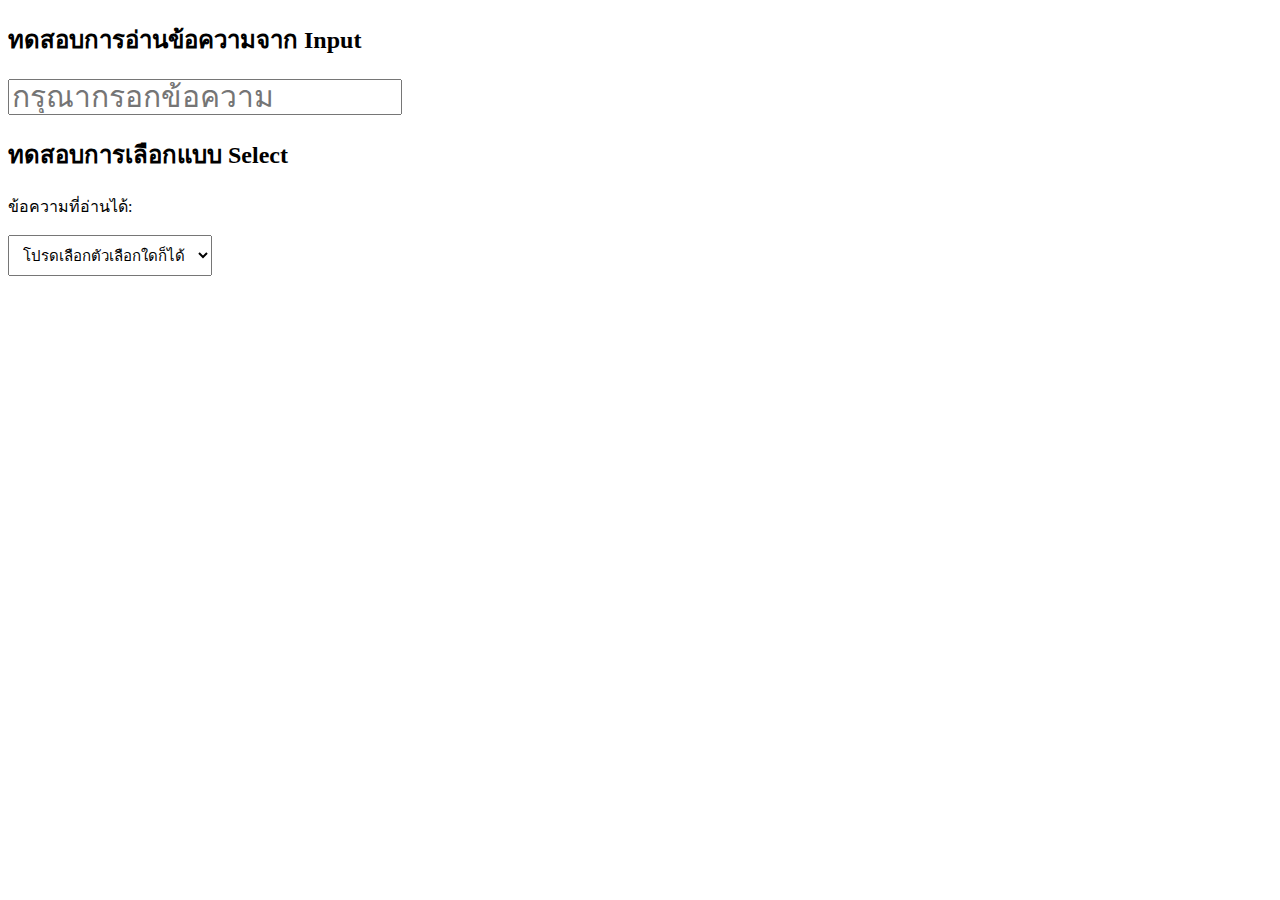
<file: Week2/index.html>
<!DOCTYPE html>
<html>

<head>
    <title>ทดสอบ Web Event</title>
    <style>
        Input{
            height: 30px;
            width: 300;
            border-radius: 20;
            font-size: 30px;
            color: black;
        }

        select{
            font-size: 15px;
            padding: 10px;
        }
        </style>
</head>

<body>
    <h2>ทดสอบการอ่านข้อความจาก Input</h2>
    <input id="msg-input" placeholder="กรุณากรอกข้อความ" type="password">
    
    <h2>ทดสอบการเลือกแบบ Select</h2>
    <p id="show-msg">ข้อความที่อ่านได้: </p>
    <select id="select-input">
        <option>โปรดเลือกตัวเลือกใดก็ได้ </option>
        <option>ตัวเลือกที่ 1</option>
        <option>ตัวเลือกที่ 2</option>
        <option>ตัวเลือกที่ 3</option>
        <option>ตัวเลือกที่ 4</option>
    </select>

    <script>
        const msgInputElement = document.getElementById('msg-input')
        msgInputElement.addEventListener("input", function() {
            const msg = this.value
            const showMsgElement = document.getElementById('show-msg')
            showMsgElement.innerText = 'ข้อความที่อ่านได้: ' + msg
        })

        const msgSelectElement = document.getElementById('select-input')
        msgSelectElement.addEventListener("input", function() {
            const msg = this.value
            const showMsgElement = document.getElementById('show-msg')
            showMsgElement.innerText = 'ข้อความที่อ่านได้: ' + msg
        })
    </script>

</body>

</html>
</file>
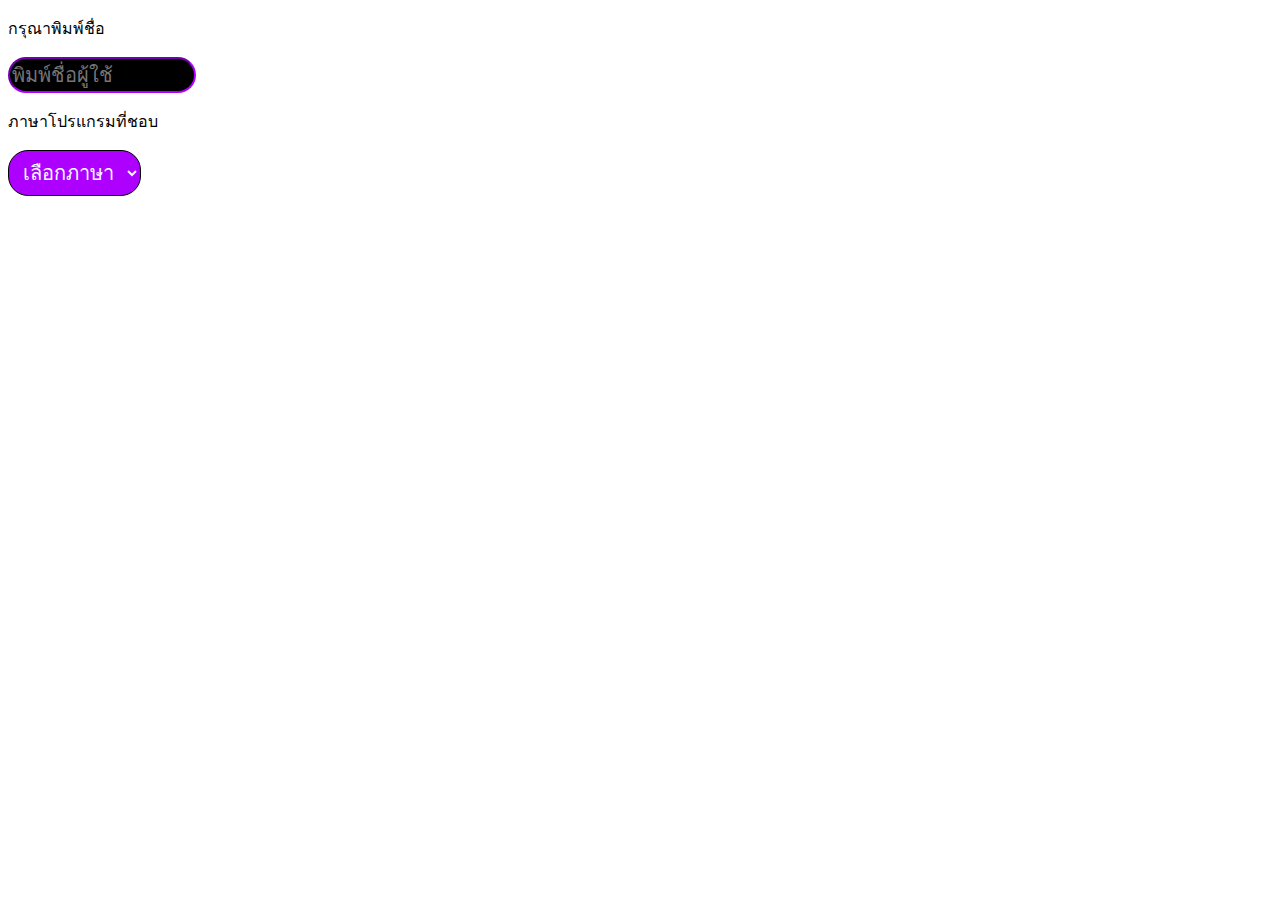
<file: Week2/Ex.5.html>
<!DOCTYPE html>
<html>

<head>
    <title>แบบฝึกหัดบทที่ 5</title>
    <style>
        input{
            height: 30px;
            width: 180px;
            border-radius: 20px;
            font-size: 20px;
            border-color: rgb(174, 0, 255);
            background-color: rgb(0, 0, 0);
            color: aliceblue;
        }

        select{
            font-size: 20px;
            padding: 10px;
            border-radius: 20px;
            border-color: rgb(0, 0, 0);
            background-color: rgb(174, 0, 255);
            color: aliceblue;
        }
    </style>
</head>

<body>
    <p id="show.inp">กรุณาพิมพ์ชื่อ</p>
    <input id="message.input"   placeholder="พิมพ์ชื่อผู้ใช้" type="text"> 
    <p id="show.inpp">ภาษาโปรแกรมที่ชอบ</p>

    <select id="city.show">
        <option>เลือกภาษา</option>
        <option>Javascript</option>
        <option>Python</option>
        <option>Go</option>
        <option>CPlus</option>
    </select>

    <script>
        const messageInputElement = document.getElementById('message.input')
        messageInputElement.addEventListener("input", function() {
            const msg = this.value
            const showInpElement = document.getElementById('show.inp')
            showInpElement.innerText = 'ยินดีต้อนรับ ' + msg
        })
        const cityShowElement = document.getElementById('city.show')
        cityShowElement.addEventListener("input", function() {
            const msg = this.value
            const showInpElement = document.getElementById('show.inpp')
            showInpElement.innerText = 'ภาษาโปรแกรมที่ชอบ:' + msg
        })
    </script>

</body>

</html>
</file>
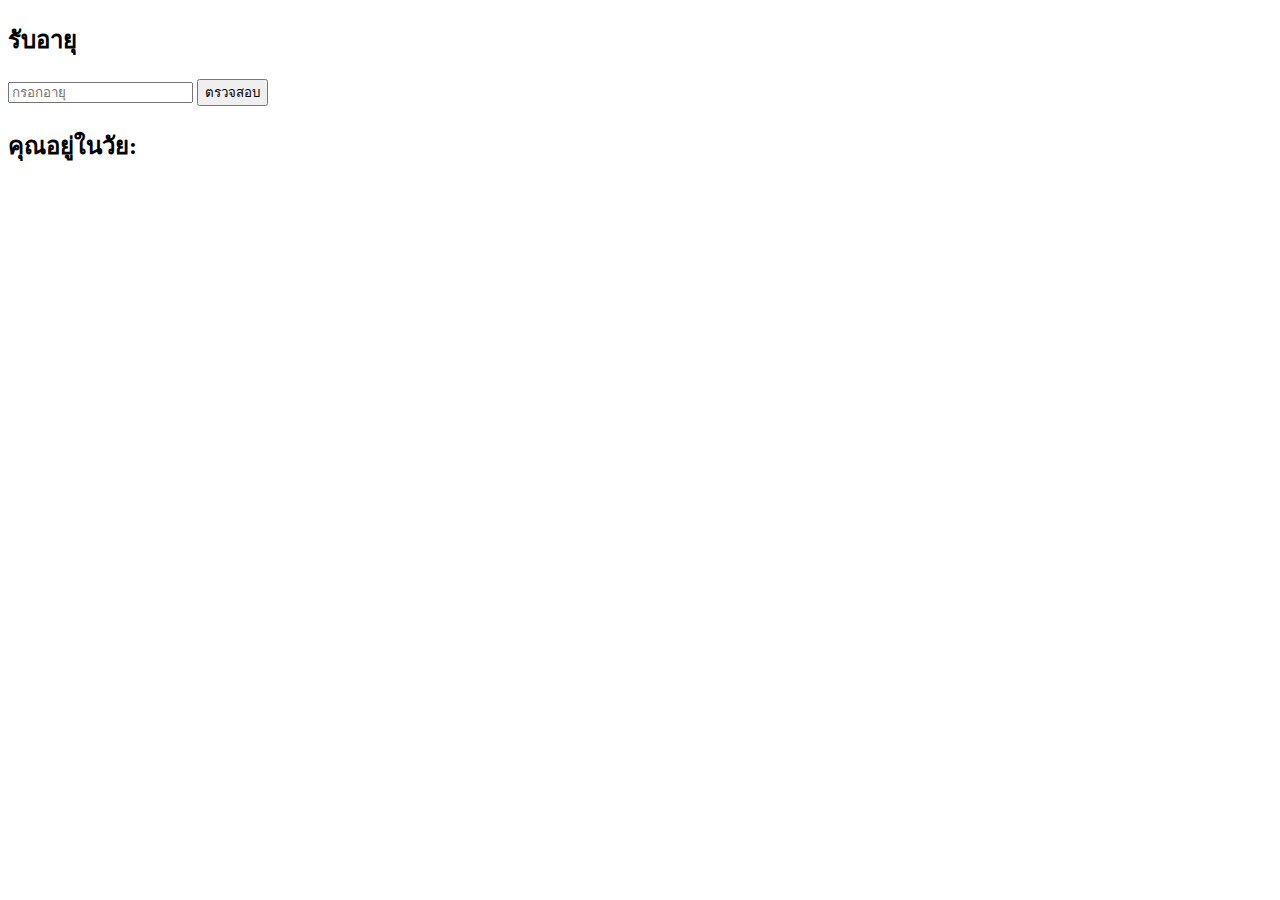
<file: Week2/Ex.6.html>
<!DOCTYPE html>
<html>

<head>
    <title>เขียนโปรแกรมแสดงผลตามเงื่อนไขของผู้ใช้</title>

</head>

<body>
    <h2>รับอายุ</h2>
    <input id="input-age" placeholder="กรอกอายุ" type="number">
    <button onclick="checkAge()">ตรวจสอบ</button>
    <h2 id="age-msg">คุณอยู่ในวัย: </h2>

    <script>
        function checkAge() {
            const ageInputElement = document.getElementById('input-age')
            const age = ageInputElement.value
            const ageMsgElement = document.getElementById('age-msg')

            if (age === "") {
                alert('ยังไม่ได้ระบุอายุ')
            }

            const convertAgeToNumber = Number(age)
            if (convertAgeToNumber >= 60) {
                ageMsgElement.innerText = 'คุณอยู่ในวัย: สูงอายุ'
            } else if (convertAgeToNumber >= 25) {
                ageMsgElement.innerText = 'คุณอยู่ในวัย: ทำงาน'
            } else if (convertAgeToNumber >= 13) {
                ageMsgElement.innerText = 'คุณอยู่ในวัย: รุ่น'
            } else {
                ageMsgElement.innerText = 'คุณอยู่ในวัย: เด็ก'
            }
        }
    </script>
</body>

</html>
</file>
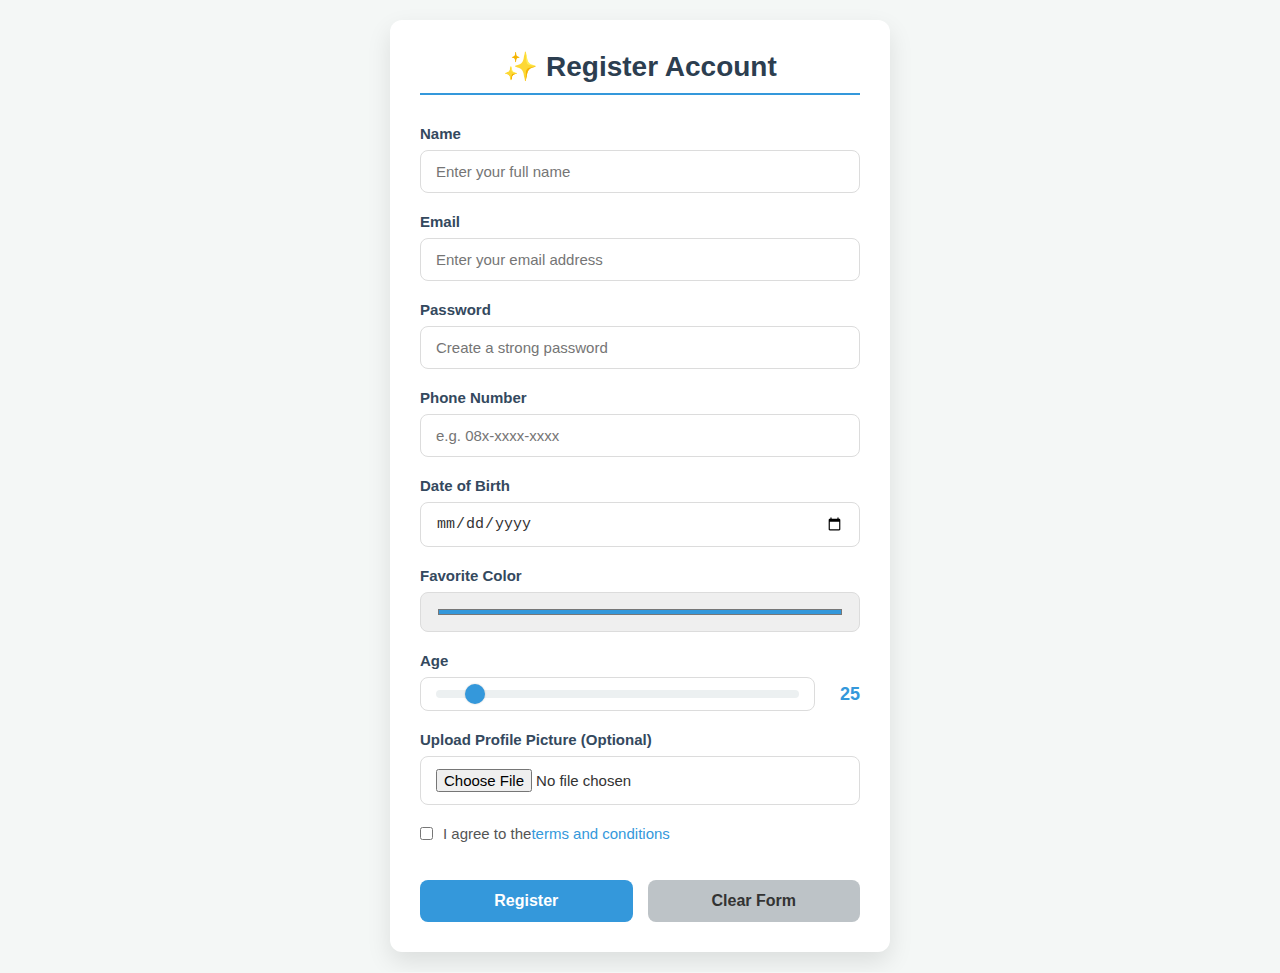
<file: Week2/Homework.html>
<!DOCTYPE html>
<html lang="en">
<head>
    <meta charset="UTF-8">
    <meta name="viewport" content="width=device-width, initial-scale=1.0">
    <title>Modern Registration Form</title>
    <style>
        /* Global Reset & Base Styling */
        * {
            margin: 0;
            padding: 0;
            box-sizing: border-box;
        }

        body {
            font-family: 'Segoe UI', Tahoma, Geneva, Verdana, sans-serif;
            display: flex;
            justify-content: center;
            align-items: center;
            min-height: 100vh;
            background-color: #f4f7f6; /* Soft light background */
            padding: 20px;
        }

        /* Form Container */
        .form-container {
            width: 100%;
            max-width: 500px; /* Slightly narrower for focus */
            padding: 30px;
            background-color: #ffffff;
            border-radius: 12px;
            box-shadow: 0 10px 25px rgba(0, 0, 0, 0.1);
            transition: transform 0.3s ease;
        }

        .form-container:hover {
            transform: translateY(-2px);
            box-shadow: 0 12px 30px rgba(0, 0, 0, 0.15);
        }

        /* Header */
        h2 {
            text-align: center;
            margin-bottom: 30px;
            font-size: 28px;
            color: #2c3e50; /* Darker text for professionalism */
            border-bottom: 2px solid #3498db;
            padding-bottom: 10px;
        }

        /* Form Group */
        .form-group {
            margin-bottom: 20px;
        }

        label {
            display: block; /* Make label full width */
            font-weight: 600; /* Bolder label */
            font-size: 15px;
            color: #34495e;
            margin-bottom: 8px;
        }

        /* All Inputs (Text, Email, Password, Tel, Date, File, Color) */
        input:not([type="checkbox"]):not([type="radio"]):not([type="button"]):not([type="submit"]):not([type="reset"]) {
            width: 100%;
            padding: 12px 15px;
            border-radius: 8px;
            border: 1px solid #dcdcdc; /* Lighter border */
            font-size: 15px;
            color: #333;
            box-sizing: border-box;
            transition: border-color 0.3s, box-shadow 0.3s;
        }

        input:focus:not([type="checkbox"]):not([type="radio"]):not([type="button"]):not([type="submit"]):not([type="reset"]) {
            border-color: #3498db; /* Focus color */
            outline: none;
            box-shadow: 0 0 5px rgba(52, 152, 219, 0.5);
        }

        /* Special Input Styles */
        input[type="color"] {
            height: 40px; /* Standardize height */
            padding: 5px;
            width: 60px; /* Smaller width for color picker */
        }

        .file-label {
            display: block;
        }

        /* Range Input Specific */
        .range-container {
            display: flex;
            align-items: center;
            gap: 15px;
        }

        input[type="range"] {
            flex-grow: 1;
            padding: 0;
            margin: 0;
            -webkit-appearance: none; /* Required for modern styling */
            appearance: none;
            background: transparent;
        }

        input[type="range"]::-webkit-slider-runnable-track {
            width: 100%;
            height: 8px;
            background: #ecf0f1;
            border-radius: 4px;
            cursor: pointer;
        }

        input[type="range"]::-webkit-slider-thumb {
            -webkit-appearance: none;
            appearance: none;
            margin-top: -6px; /* Center the thumb vertically */
            height: 20px;
            width: 20px;
            background: #3498db;
            border-radius: 50%;
            cursor: pointer;
            box-shadow: 0 0 2px rgba(0, 0, 0, 0.2);
        }
        
        .range-value {
            font-weight: 700;
            color: #3498db;
            font-size: 18px;
            min-width: 30px; /* Prevent text jump */
            text-align: right;
        }

        /* Checkbox/Radio Styling */
        input[type="checkbox"] {
            width: auto;
            margin-right: 10px;
            vertical-align: middle;
        }

        .checkbox-label {
            display: inline-flex;
            align-items: center;
            font-weight: normal;
            cursor: pointer;
            color: #555;
        }

        /* Buttons */
        .button-container {
            display: flex;
            gap: 15px;
            margin-top: 30px;
        }

        input[type="submit"],
        input[type="reset"] {
            padding: 12px;
            border: none;
            border-radius: 8px;
            font-weight: 700;
            font-size: 16px;
            cursor: pointer;
            width: 50%;
            transition: background-color 0.3s ease, box-shadow 0.3s ease;
        }

        input[type="submit"] {
            background-color: #3498db; /* Primary Blue */
            color: white;
        }

        input[type="submit"]:hover {
            background-color: #2980b9;
            box-shadow: 0 4px 10px rgba(52, 152, 219, 0.4);
        }

        input[type="reset"] {
            background-color: #bdc3c7; /* Secondary Grey */
            color: #333;
        }

        input[type="reset"]:hover {
            background-color: #95a5a6;
            box-shadow: 0 4px 10px rgba(189, 195, 199, 0.4);
        }

        /* Responsive adjustments */
        @media (max-width: 600px) {
            .form-container {
                padding: 20px;
                margin: 10px;
            }

            .button-container {
                flex-direction: column;
                gap: 10px;
            }

            input[type="submit"],
            input[type="reset"] {
                width: 100%;
            }
        }
    </style>
</head>
<body>

    <div class="form-container">
        <h2>✨ Register Account</h2>
        <form id="myForm">
            <div class="form-group">
                <label for="name">Name</label>
                <input type="text" id="name" placeholder="Enter your full name" required>
            </div>

            <div class="form-group">
                <label for="email">Email</label>
                <input type="email" id="email" placeholder="Enter your email address" required>
            </div>

            <div class="form-group">
                <label for="password">Password</label>
                <input type="password" id="password" placeholder="Create a strong password" required>
            </div>

            <div class="form-group">
                <label for="tel">Phone Number</label>
                <input type="tel" id="tel" placeholder="e.g. 08x-xxxx-xxxx" required>
            </div>

            <div class="form-group">
                <label for="dob">Date of Birth</label>
                <input type="date" id="dob" required>
            </div>

            <div class="form-group">
                <label for="color">Favorite Color</label>
                <input type="color" id="color" value="#3498db">
            </div>

            <div class="form-group">
                <label for="age">Age</label>
                <div class="range-container">
                    <input type="range" id="age" min="18" max="100" value="25">
                    <span class="range-value" id="rangeValue">25</span>
                </div>
            </div>

            <div class="form-group">
                <label class="file-label" for="file">Upload Profile Picture (Optional)</label>
                <input type="file" id="file" accept="image/*">
            </div>
            
            <div class="form-group">
                <label for="terms" class="checkbox-label">
                    <input type="checkbox" id="terms" required> I agree to the <a href="#" style="color:#3498db; text-decoration:none;">terms and conditions</a>
                </label>
            </div>


            <div class="button-container">
                <input type="submit" value="Register">
                <input type="reset" value="Clear Form">
            </div>
        </form>
    </div>

    <script>
        // JavaScript for dynamic range value display
        const rangeInput = document.getElementById('age');
        const rangeValue = document.getElementById('rangeValue');
        
        // Ensure initial value is set correctly
        rangeValue.textContent = rangeInput.value; 

        rangeInput.addEventListener('input', function() {
            rangeValue.textContent = rangeInput.value;
        });

        // Form submission logic
        document.getElementById('myForm').addEventListener('submit', function(e) {
            e.preventDefault();

            const name = document.getElementById('name').value;
            const email = document.getElementById('email').value;
            const password = document.getElementById('password').value;
            const phone = document.getElementById('tel').value;
            const dob = document.getElementById('dob').value;
            const color = document.getElementById('color').value;
            const terms = document.getElementById('terms').checked;
            const file = document.getElementById('file').files[0];
            const age = document.getElementById('age').value;

            // Show confirmation
            alert(`✅ Registration Successful!\n\nSubmitted Data:\n\nName: ${name}\nEmail: ${email}\nPhone: ${phone}\nDate of Birth: ${dob}\nFavorite Color: ${color}\nAge: ${age}\nTerms agreed: ${terms ? 'Yes' : 'No'}\nProfile Picture: ${file ? file.name : 'None'}`);
        });
    </script>
</body>
</html>
</file>
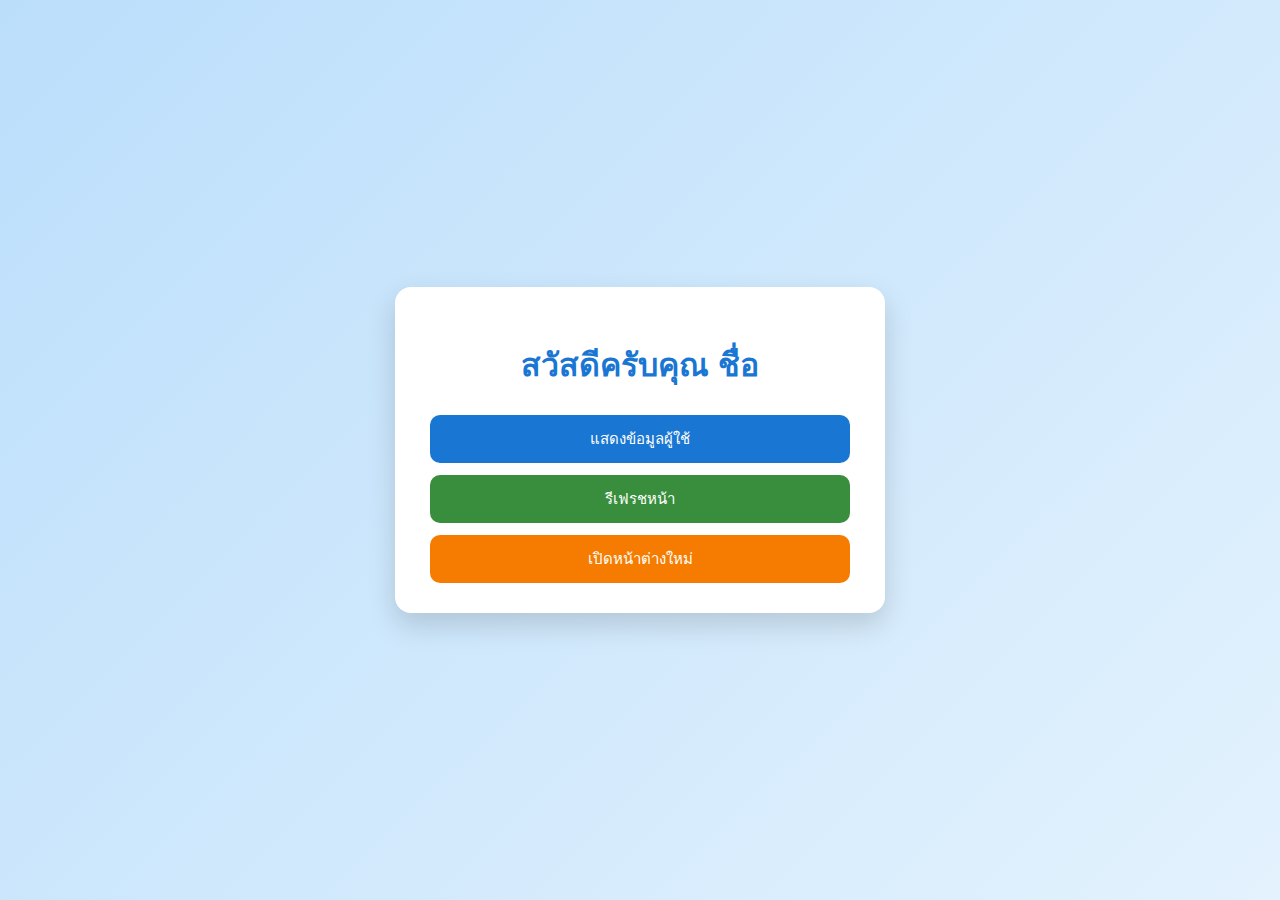
<file: Week4/Exam.html>
<!DOCTYPE html>

<head>
    <meta charset="UTF-8">
    <meta name="viewport" content="width=device-width, initial-scale=1.0">
    <title>Week4 - Project Overview</title>

    <style>
        body {
            margin: 0;
            min-height: 100vh;
            display: flex;
            justify-content: center;
            align-items: center;
            font-family: "Segoe UI", Tahoma, sans-serif;
            background: linear-gradient(135deg, #bbdefb, #e3f2fd);
        }

        .container {
            background: #ffffff;
            padding: 30px 35px;
            width: 420px;
            border-radius: 16px;
            box-shadow: 0 12px 28px rgba(0, 0, 0, 0.15);
            text-align: center;
        }

        h1 {
            color: #1976d2;
            margin-bottom: 25px;
        }

        .btn-group {
            display: flex;
            flex-direction: column;
            gap: 12px;
        }

        button {
            padding: 12px;
            font-size: 15px;
            border: none;
            border-radius: 10px;
            cursor: pointer;
            transition: 0.2s;
            color: #ffffff;
        }

        button:hover {
            opacity: 0.9;
            transform: translateY(-2px);
        }

        .btn-info {
            background-color: #1976d2;
        }

        .btn-refresh {
            background-color: #388e3c;
        }

        .btn-open {
            background-color: #f57c00;
        }
    </style>
</head>

<body>
    <div class="container">
        <div>
            <h1 id="greeting">สวัสดีครับคุณ ชื่อ</h1>
        </div>

        <div class="btn-group">
            <button class="btn-info" onclick="showUserInfo()">แสดงข้อมูลผู้ใช้</button>
            <button class="btn-refresh" onclick="window.location.reload()">รีเฟรชหน้า</button>
            <button class="btn-open" onclick="openNewWindow()">เปิดหน้าต่างใหม่</button>
        </div>
    </div>

    <script>
        const userName = window.prompt("กรุณากรอกชื่อของคุณ");
        if (userName) {
            document.getElementById("greeting").innerText = `สวัสดีคุณ ${userName}`;
        }

        function showUserInfo() {
            const userAgent = navigator.userAgent;
            const language = navigator.language;
            const width = screen.width;
            const height = screen.height;
            alert(`ข้อมูลผู้ใช้:\nUser Agent: ${userAgent} \nLanguage: ${language}\nScreen Width: ${width}\nScreen Height: ${height}`)
        }

        function openNewWindow() {
            window.open("https://www.youtube.com/?hl=th&gl=TH&app=desktop")
        }
    </script>
</body>

</html>
</file>
